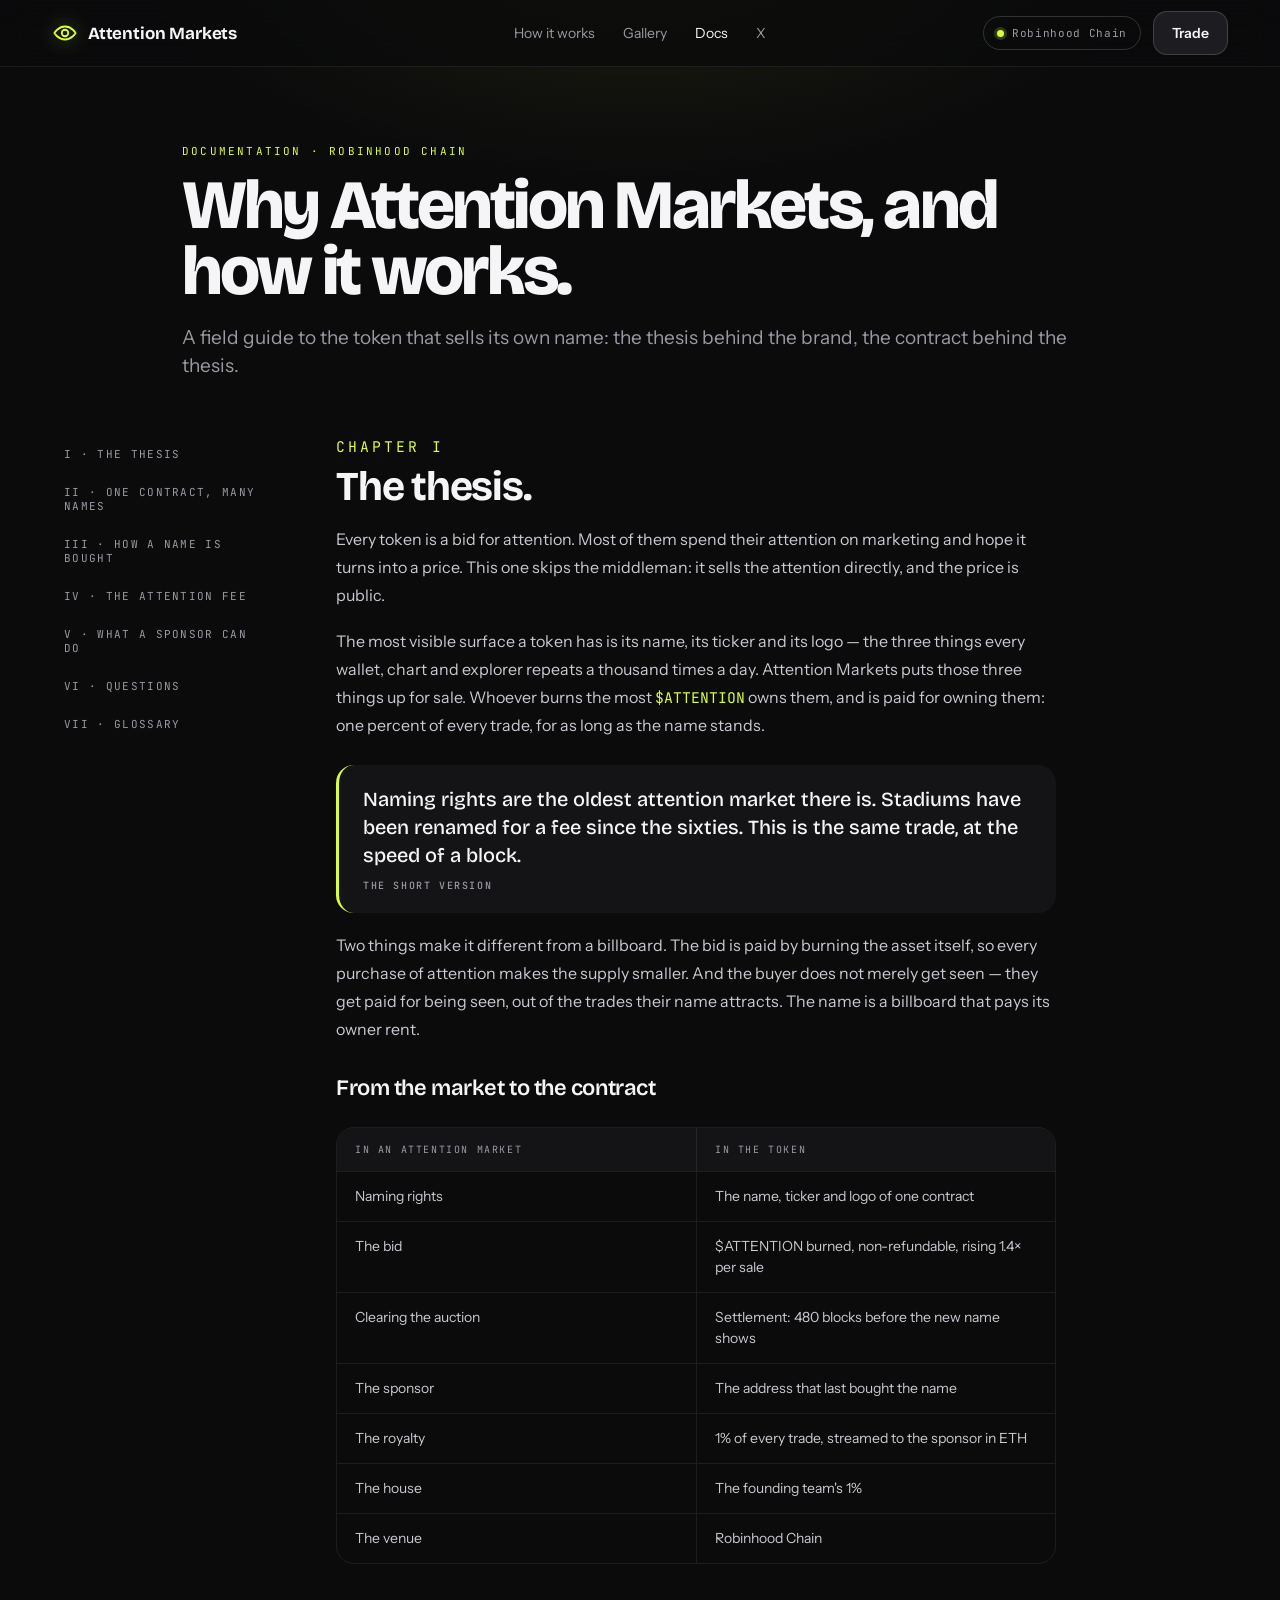
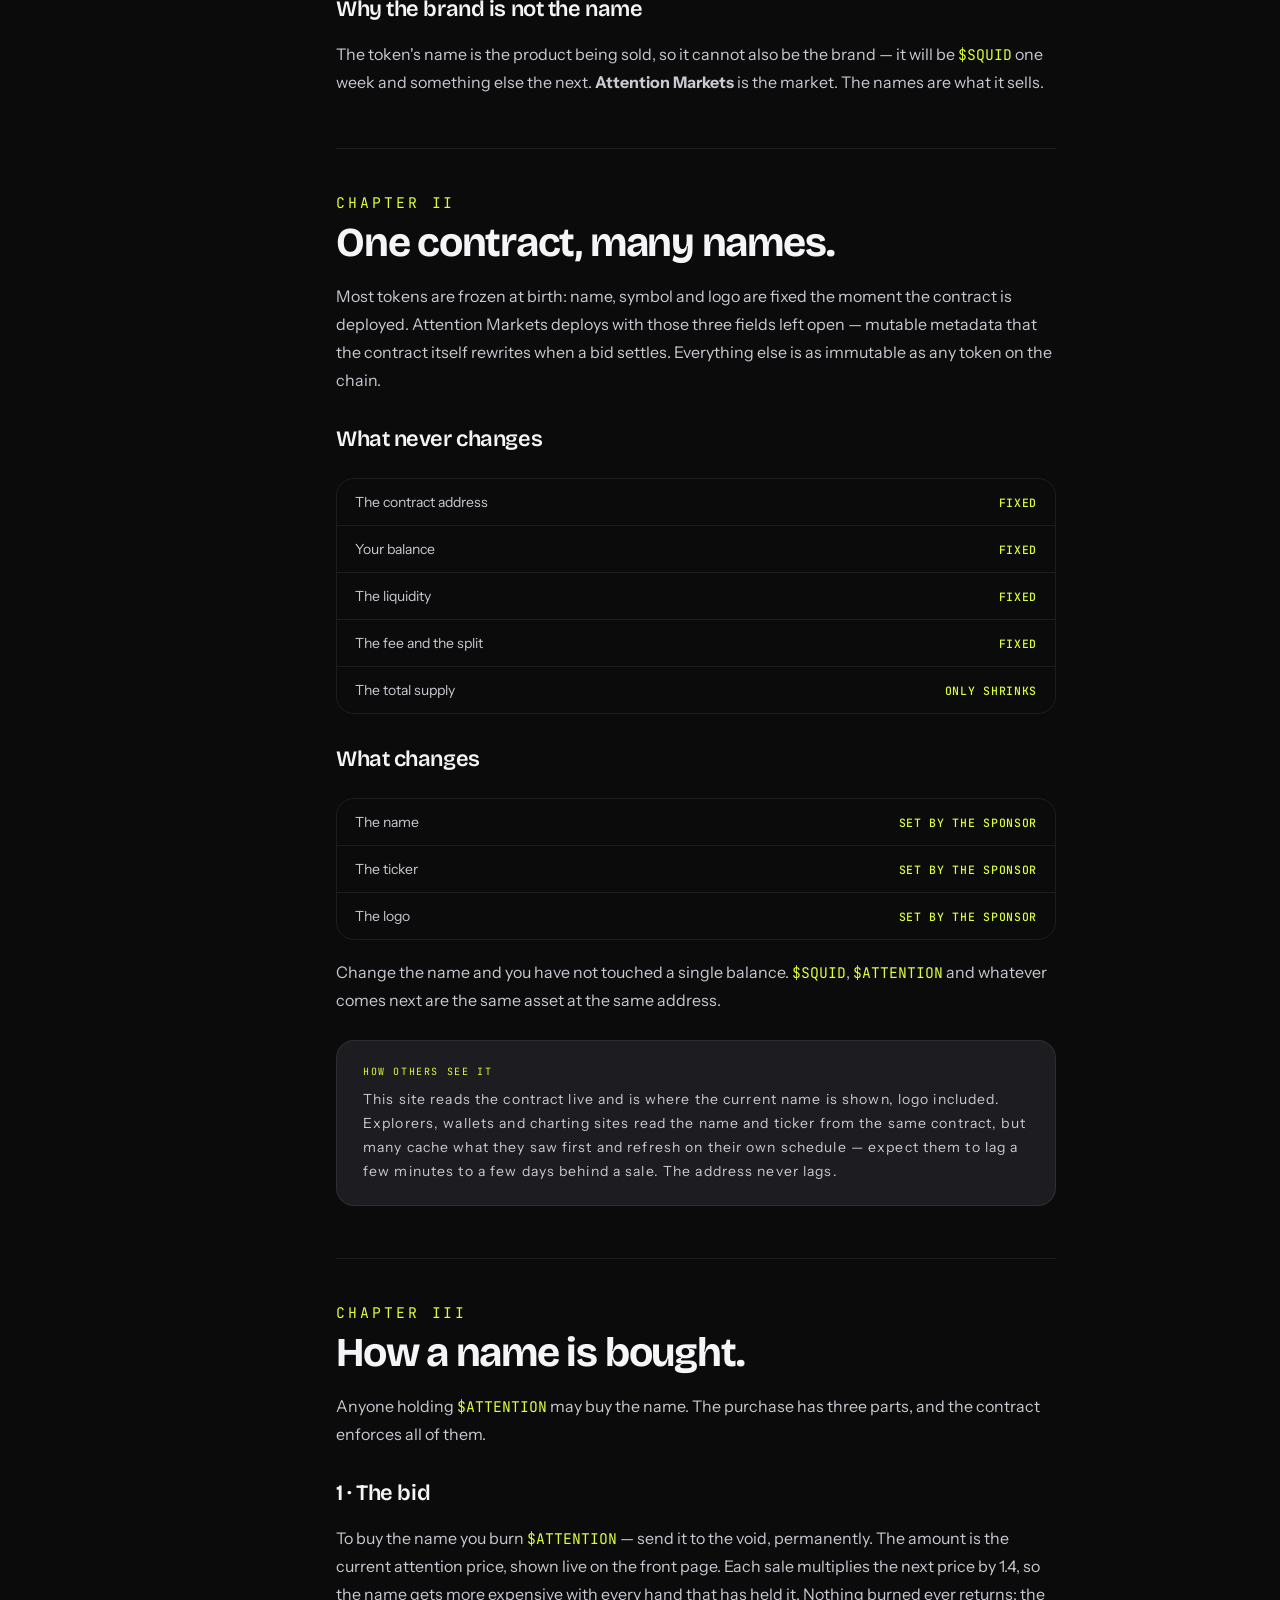
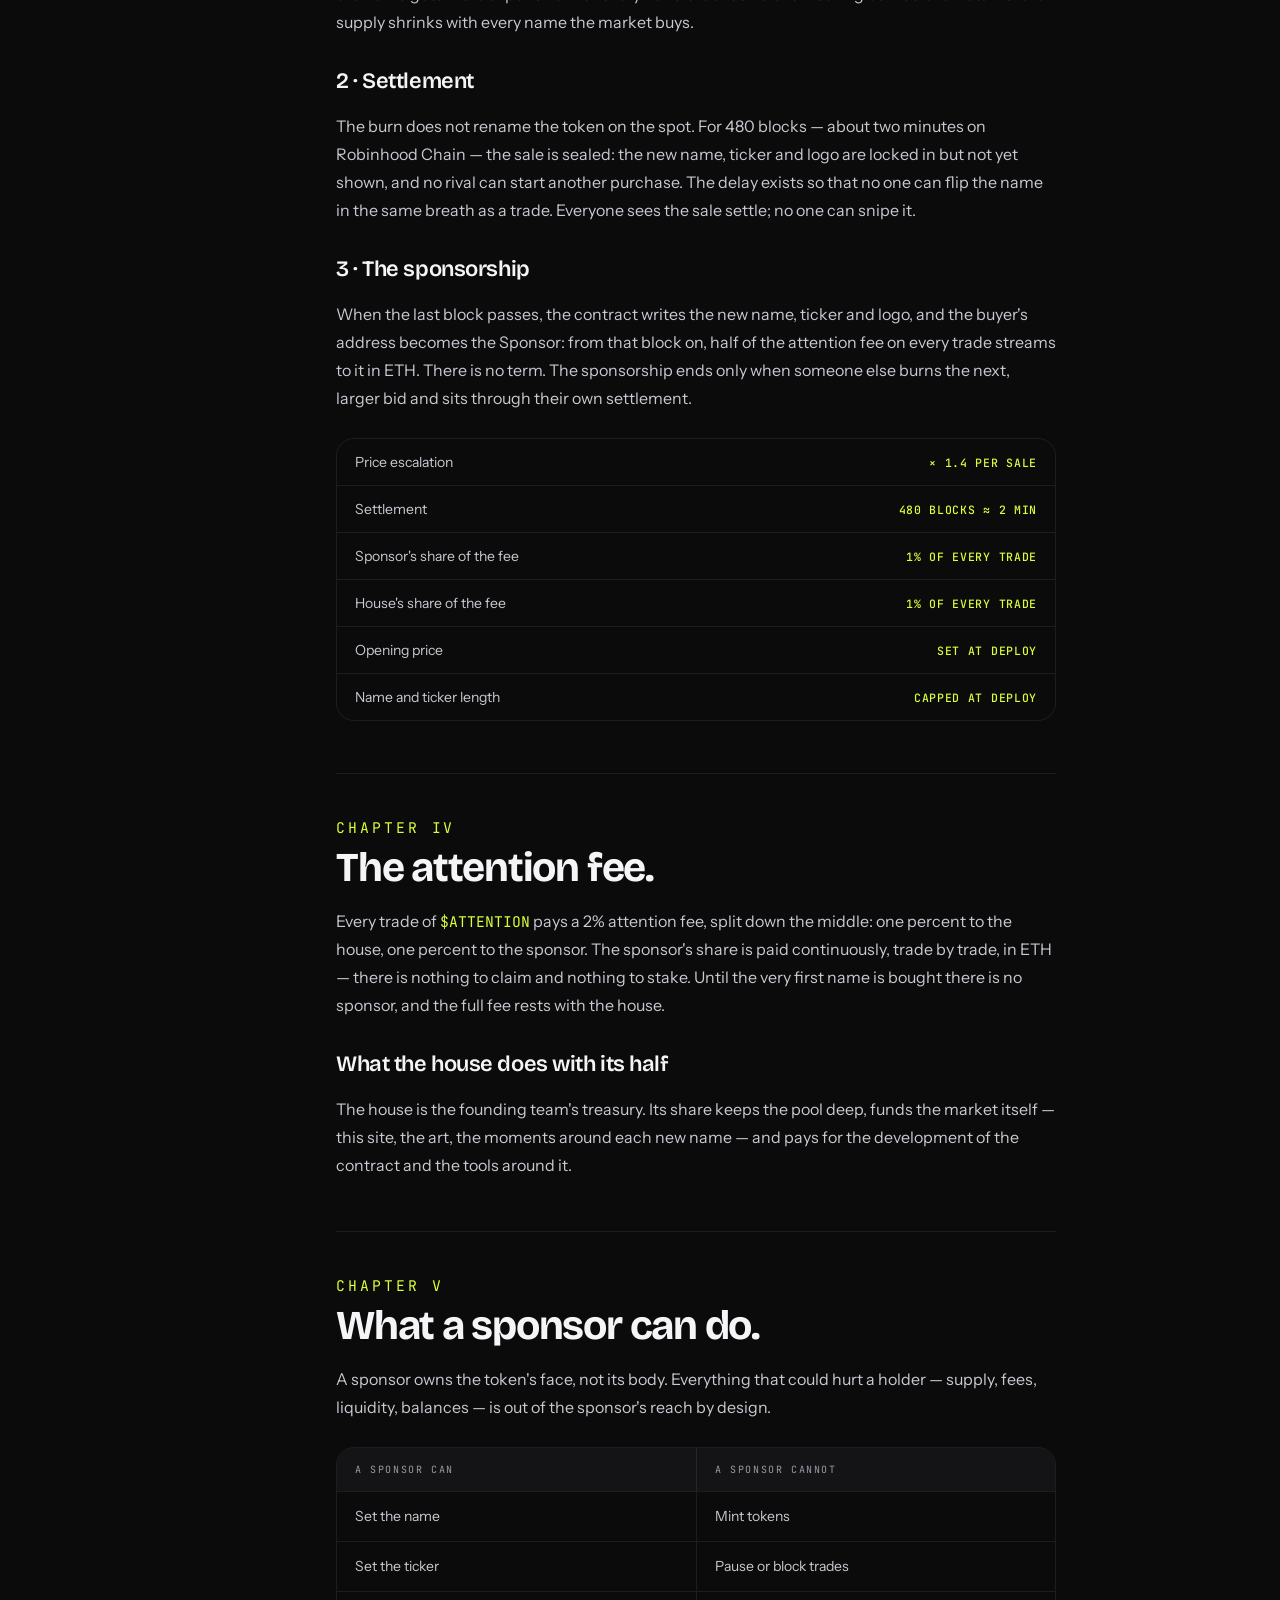
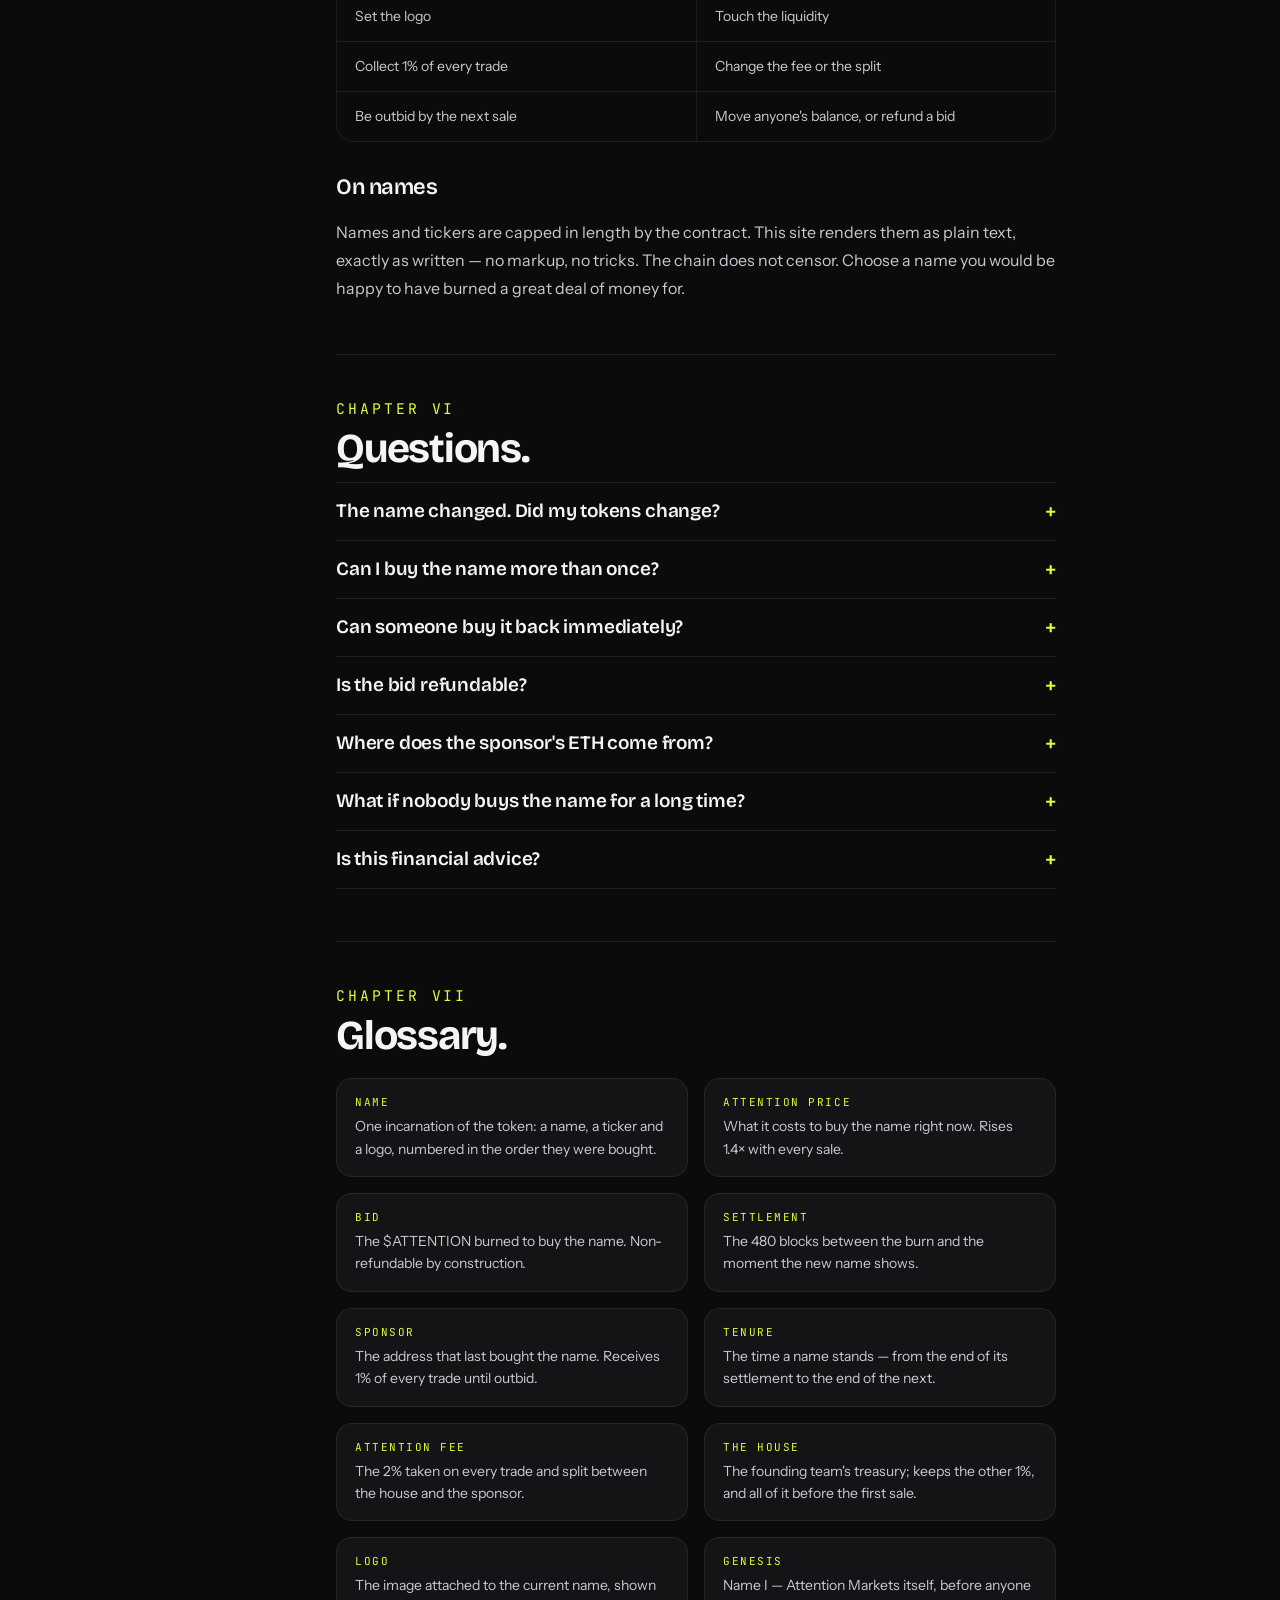
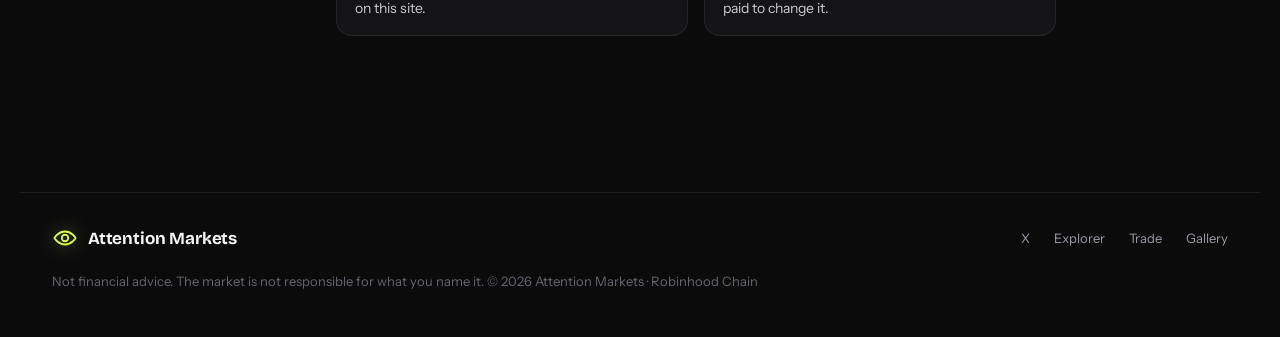
<file: docs.html>
<!doctype html>
<html lang="en">
<head>
  <meta charset="utf-8">
  <meta name="viewport" content="width=device-width, initial-scale=1">
  <title>Attention Markets — Docs</title>
  <meta name="description" content="Why the token is called Attention Markets, and how buying the name, settlement, the attention fee and sponsorship work on Robinhood Chain.">
  <link rel="icon" type="image/svg+xml" href="assets/favicon.svg">
  <link rel="preconnect" href="https://fonts.googleapis.com">
  <link rel="preconnect" href="https://fonts.gstatic.com" crossorigin>
  <link rel="stylesheet" href="https://fonts.googleapis.com/css2?family=Bricolage+Grotesque:opsz,wght@12..96,500;12..96,600;12..96,700;12..96,800&family=Instrument+Sans:wght@400;500;600&family=JetBrains+Mono:wght@400;500&display=swap">
  <link rel="stylesheet" href="styles.css">
</head>
<body>

  <nav class="nav">
    <div class="container nav-inner">
      <a class="logo" href="index.html"><svg class="logo-mark" viewBox="0 0 32 32" fill="none" stroke="currentColor" stroke-width="2.2" stroke-linecap="round" stroke-linejoin="round" aria-hidden="true"><path d="M3 16s4.5-8 13-8 13 8 13 8-4.5 8-13 8S3 16 3 16z"></path><circle cx="16" cy="16" r="4"></circle></svg>Attention Markets</a>
      <div class="nav-links">
        <a href="index.html#how">How it works</a>
        <a href="index.html#gallery">Gallery</a>
        <a href="docs.html" class="active">Docs</a>
        <a href="https://x.com" target="_blank" rel="noopener">X</a>
      </div>
      <div class="nav-right">
        <span class="net mono"><i class="dot" aria-hidden="true"></i>Robinhood Chain</span>
        <a class="btn btn-secondary" href="#">Trade</a>
      </div>
    </div>
  </nav>

  <header class="docs-head container">
    <div class="eyebrow mono">DOCUMENTATION · ROBINHOOD CHAIN</div>
    <h1>Why Attention Markets, and how it works.</h1>
    <p class="sub">A field guide to the token that sells its own name: the thesis behind the brand, the contract behind the thesis.</p>
  </header>

  <div class="docs container">
    <aside class="toc mono">
      <a href="#thesis">I · THE THESIS</a>
      <a href="#contract">II · ONE CONTRACT, MANY NAMES</a>
      <a href="#buying">III · HOW A NAME IS BOUGHT</a>
      <a href="#fee">IV · THE ATTENTION FEE</a>
      <a href="#sponsor">V · WHAT A SPONSOR CAN DO</a>
      <a href="#questions">VI · QUESTIONS</a>
      <a href="#glossary">VII · GLOSSARY</a>
    </aside>

    <article class="doc">

      <section class="chapter" id="thesis">
        <div class="chapter-no mono">CHAPTER I</div>
        <h2>The thesis.</h2>
        <p>Every token is a bid for attention. Most of them spend their attention on marketing and hope it turns into a price. This one skips the middleman: it sells the attention directly, and the price is public.</p>
        <p>The most visible surface a token has is its name, its ticker and its logo — the three things every wallet, chart and explorer repeats a thousand times a day. Attention Markets puts those three things up for sale. Whoever burns the most <span class="mono">$ATTENTION</span> owns them, and is paid for owning them: one percent of every trade, for as long as the name stands.</p>
        <blockquote class="quote">Naming rights are the oldest attention market there is. Stadiums have been renamed for a fee since the sixties. This is the same trade, at the speed of a block.
          <cite>THE SHORT VERSION</cite>
        </blockquote>
        <p>Two things make it different from a billboard. The bid is paid by burning the asset itself, so every purchase of attention makes the supply smaller. And the buyer does not merely get seen — they get paid for being seen, out of the trades their name attracts. The name is a billboard that pays its owner rent.</p>

        <h3>From the market to the contract</h3>
        <div class="map">
          <div class="map-row map-head"><div>IN AN ATTENTION MARKET</div><div>IN THE TOKEN</div></div>
          <div class="map-row"><div>Naming rights</div><div>The name, ticker and logo of one contract</div></div>
          <div class="map-row"><div>The bid</div><div>$ATTENTION burned, non-refundable, rising 1.4× per sale</div></div>
          <div class="map-row"><div>Clearing the auction</div><div>Settlement: 480 blocks before the new name shows</div></div>
          <div class="map-row"><div>The sponsor</div><div>The address that last bought the name</div></div>
          <div class="map-row"><div>The royalty</div><div>1% of every trade, streamed to the sponsor in ETH</div></div>
          <div class="map-row"><div>The house</div><div>The founding team's 1%</div></div>
          <div class="map-row"><div>The venue</div><div>Robinhood Chain</div></div>
        </div>

        <h3>Why the brand is not the name</h3>
        <p>The token's name is the product being sold, so it cannot also be the brand — it will be <span class="mono">$SQUID</span> one week and something else the next. <strong>Attention Markets</strong> is the market. The names are what it sells.</p>
      </section>

      <section class="chapter" id="contract">
        <div class="chapter-no mono">CHAPTER II</div>
        <h2>One contract, many names.</h2>
        <p>Most tokens are frozen at birth: name, symbol and logo are fixed the moment the contract is deployed. Attention Markets deploys with those three fields left open — mutable metadata that the contract itself rewrites when a bid settles. Everything else is as immutable as any token on the chain.</p>

        <h3>What never changes</h3>
        <div class="params">
          <div class="param"><span>The contract address</span><b>FIXED</b></div>
          <div class="param"><span>Your balance</span><b>FIXED</b></div>
          <div class="param"><span>The liquidity</span><b>FIXED</b></div>
          <div class="param"><span>The fee and the split</span><b>FIXED</b></div>
          <div class="param"><span>The total supply</span><b>ONLY SHRINKS</b></div>
        </div>

        <h3>What changes</h3>
        <div class="params">
          <div class="param"><span>The name</span><b>SET BY THE SPONSOR</b></div>
          <div class="param"><span>The ticker</span><b>SET BY THE SPONSOR</b></div>
          <div class="param"><span>The logo</span><b>SET BY THE SPONSOR</b></div>
        </div>
        <p>Change the name and you have not touched a single balance. <span class="mono">$SQUID</span>, <span class="mono">$ATTENTION</span> and whatever comes next are the same asset at the same address.</p>

        <div class="note">
          <span class="mono">HOW OTHERS SEE IT</span>
          This site reads the contract live and is where the current name is shown, logo included. Explorers, wallets and charting sites read the name and ticker from the same contract, but many cache what they saw first and refresh on their own schedule — expect them to lag a few minutes to a few days behind a sale. The address never lags.
        </div>
      </section>

      <section class="chapter" id="buying">
        <div class="chapter-no mono">CHAPTER III</div>
        <h2>How a name is bought.</h2>
        <p>Anyone holding <span class="mono">$ATTENTION</span> may buy the name. The purchase has three parts, and the contract enforces all of them.</p>

        <h3>1 · The bid</h3>
        <p>To buy the name you burn <span class="mono">$ATTENTION</span> — send it to the void, permanently. The amount is the current attention price, shown live on the front page. Each sale multiplies the next price by 1.4, so the name gets more expensive with every hand that has held it. Nothing burned ever returns: the supply shrinks with every name the market buys.</p>

        <h3>2 · Settlement</h3>
        <p>The burn does not rename the token on the spot. For 480 blocks — about two minutes on Robinhood Chain — the sale is sealed: the new name, ticker and logo are locked in but not yet shown, and no rival can start another purchase. The delay exists so that no one can flip the name in the same breath as a trade. Everyone sees the sale settle; no one can snipe it.</p>

        <h3>3 · The sponsorship</h3>
        <p>When the last block passes, the contract writes the new name, ticker and logo, and the buyer's address becomes the Sponsor: from that block on, half of the attention fee on every trade streams to it in ETH. There is no term. The sponsorship ends only when someone else burns the next, larger bid and sits through their own settlement.</p>

        <div class="params">
          <div class="param"><span>Price escalation</span><b>× 1.4 PER SALE</b></div>
          <div class="param"><span>Settlement</span><b>480 BLOCKS ≈ 2 MIN</b></div>
          <div class="param"><span>Sponsor's share of the fee</span><b>1% OF EVERY TRADE</b></div>
          <div class="param"><span>House's share of the fee</span><b>1% OF EVERY TRADE</b></div>
          <div class="param"><span>Opening price</span><b>SET AT DEPLOY</b></div>
          <div class="param"><span>Name and ticker length</span><b>CAPPED AT DEPLOY</b></div>
        </div>
      </section>

      <section class="chapter" id="fee">
        <div class="chapter-no mono">CHAPTER IV</div>
        <h2>The attention fee.</h2>
        <p>Every trade of <span class="mono">$ATTENTION</span> pays a 2% attention fee, split down the middle: one percent to the house, one percent to the sponsor. The sponsor's share is paid continuously, trade by trade, in ETH — there is nothing to claim and nothing to stake. Until the very first name is bought there is no sponsor, and the full fee rests with the house.</p>

        <h3>What the house does with its half</h3>
        <p>The house is the founding team's treasury. Its share keeps the pool deep, funds the market itself — this site, the art, the moments around each new name — and pays for the development of the contract and the tools around it.</p>
      </section>

      <section class="chapter" id="sponsor">
        <div class="chapter-no mono">CHAPTER V</div>
        <h2>What a sponsor can do.</h2>
        <p>A sponsor owns the token's face, not its body. Everything that could hurt a holder — supply, fees, liquidity, balances — is out of the sponsor's reach by design.</p>
        <div class="map">
          <div class="map-row map-head"><div>A SPONSOR CAN</div><div>A SPONSOR CANNOT</div></div>
          <div class="map-row"><div>Set the name</div><div>Mint tokens</div></div>
          <div class="map-row"><div>Set the ticker</div><div>Pause or block trades</div></div>
          <div class="map-row"><div>Set the logo</div><div>Touch the liquidity</div></div>
          <div class="map-row"><div>Collect 1% of every trade</div><div>Change the fee or the split</div></div>
          <div class="map-row"><div>Be outbid by the next sale</div><div>Move anyone's balance, or refund a bid</div></div>
        </div>

        <h3>On names</h3>
        <p>Names and tickers are capped in length by the contract. This site renders them as plain text, exactly as written — no markup, no tricks. The chain does not censor. Choose a name you would be happy to have burned a great deal of money for.</p>
      </section>

      <section class="chapter" id="questions">
        <div class="chapter-no mono">CHAPTER VI</div>
        <h2>Questions.</h2>
        <div class="faq">
          <details>
            <summary>The name changed. Did my tokens change?</summary>
            <p>No. Same contract, same balance, same liquidity — only the metadata moved. If your wallet still shows the old ticker, it has cached it; the address is what matters.</p>
          </details>
          <details>
            <summary>Can I buy the name more than once?</summary>
            <p>As often as you can pay. Each sale costs 1.4× the last one, whoever made it.</p>
          </details>
          <details>
            <summary>Can someone buy it back immediately?</summary>
            <p>Only by burning the next, larger bid and sitting through their own 480-block settlement. While a settlement is running, no one can start another sale.</p>
          </details>
          <details>
            <summary>Is the bid refundable?</summary>
            <p>No. The burn happens first and is gone the moment the transaction confirms. There is no cancelling a purchase — only settlement, then sponsorship.</p>
          </details>
          <details>
            <summary>Where does the sponsor's ETH come from?</summary>
            <p>From the attention fee on each trade, streamed to the sponsor's address as trades happen. Nothing to claim, nothing to stake, nothing to be front-run.</p>
          </details>
          <details>
            <summary>What if nobody buys the name for a long time?</summary>
            <p>The sponsorship simply continues and the sponsor keeps collecting. The price stays where the last sale left it.</p>
          </details>
          <details>
            <summary>Is this financial advice?</summary>
            <p>No. It is a market with a contract attached. Read the contract, mind the fee, and never burn what you cannot afford to lose.</p>
          </details>
        </div>
      </section>

      <section class="chapter" id="glossary">
        <div class="chapter-no mono">CHAPTER VII</div>
        <h2>Glossary.</h2>
        <dl class="gloss">
          <div><dt>NAME</dt><dd>One incarnation of the token: a name, a ticker and a logo, numbered in the order they were bought.</dd></div>
          <div><dt>ATTENTION PRICE</dt><dd>What it costs to buy the name right now. Rises 1.4× with every sale.</dd></div>
          <div><dt>BID</dt><dd>The $ATTENTION burned to buy the name. Non-refundable by construction.</dd></div>
          <div><dt>SETTLEMENT</dt><dd>The 480 blocks between the burn and the moment the new name shows.</dd></div>
          <div><dt>SPONSOR</dt><dd>The address that last bought the name. Receives 1% of every trade until outbid.</dd></div>
          <div><dt>TENURE</dt><dd>The time a name stands — from the end of its settlement to the end of the next.</dd></div>
          <div><dt>ATTENTION FEE</dt><dd>The 2% taken on every trade and split between the house and the sponsor.</dd></div>
          <div><dt>THE HOUSE</dt><dd>The founding team's treasury; keeps the other 1%, and all of it before the first sale.</dd></div>
          <div><dt>LOGO</dt><dd>The image attached to the current name, shown on this site.</dd></div>
          <div><dt>GENESIS</dt><dd>Name I — Attention Markets itself, before anyone paid to change it.</dd></div>
        </dl>
      </section>

    </article>
  </div>

  <footer class="footer container">
    <div class="footer-row">
      <a class="logo" href="index.html"><svg class="logo-mark" viewBox="0 0 32 32" fill="none" stroke="currentColor" stroke-width="2.2" stroke-linecap="round" stroke-linejoin="round" aria-hidden="true"><path d="M3 16s4.5-8 13-8 13 8 13 8-4.5 8-13 8S3 16 3 16z"></path><circle cx="16" cy="16" r="4"></circle></svg>Attention Markets</a>
      <div class="footer-links">
        <a href="https://x.com" target="_blank" rel="noopener">X</a>
        <a href="#">Explorer</a>
        <a href="#">Trade</a>
        <a href="index.html#gallery">Gallery</a>
      </div>
    </div>
    <p class="legal">Not financial advice. The market is not responsible for what you name it. © 2026 Attention Markets · Robinhood Chain</p>
  </footer>

</body>
</html>
</file>
<file: styles.css>
:root {
  --bg: #0B0B0C;
  --surface: #141417;
  --surface-2: #1C1C21;
  --line: rgba(255, 255, 255, 0.08);
  --line-strong: rgba(255, 255, 255, 0.16);
  --text: #F5F5F7;
  --text-2: #C9C9D1;
  --muted: #9A9AA4;
  --dim: #66666F;
  --accent: #D9FF3A;
  --accent-ink: #0B0B0C;
  --display: 'Bricolage Grotesque', 'Instrument Sans', system-ui, sans-serif;
  --sans: 'Instrument Sans', 'Segoe UI', system-ui, sans-serif;
  --mono: 'JetBrains Mono', Consolas, monospace;
}

* { box-sizing: border-box; }

html { scroll-behavior: smooth; }

body {
  margin: 0;
  background: var(--bg);
  background-image: radial-gradient(900px 500px at 50% -120px, rgba(217, 255, 58, 0.10), transparent 60%);
  color: var(--text);
  font-family: var(--sans);
  -webkit-font-smoothing: antialiased;
}

a { color: inherit; text-decoration: none; }
button { font: inherit; color: inherit; }

/* Titles breathe between white and the eye's green, out of phase with each other. */
.name, .section-head h2, .step h3, .fee h3, .gname, .modal-title, .docs-head h1, .chapter h2 {
  animation: titleShift 6s ease-in-out infinite;
}

.section-head h2, .fee h3, .step:nth-child(even) h3, .gcard:nth-child(even) .gname, .chapter:nth-child(even) h2 { animation-delay: -3s; }

@keyframes titleShift {
  0%, 100% { color: var(--text); text-shadow: 0 0 0 rgba(217, 255, 58, 0); }
  50% { color: var(--accent); text-shadow: 0 0 22px rgba(217, 255, 58, 0.35); }
}

@media (prefers-reduced-motion: reduce) {
  .name, .section-head h2, .step h3, .fee h3, .gname, .modal-title, .docs-head h1, .chapter h2 { animation: none; }
}

.mono { font-family: var(--mono); }
.muted { color: var(--muted); }
.dim { color: var(--dim); }
.accent { color: var(--accent); }
.tiny { font-size: 10.5px; letter-spacing: 0.16em; text-transform: uppercase; color: var(--muted); }

.container { max-width: 1240px; margin: 0 auto; padding: 0 32px; }

.dot {
  display: inline-block;
  width: 7px;
  height: 7px;
  border-radius: 50%;
  background: var(--accent);
  box-shadow: 0 0 0 3px rgba(217, 255, 58, 0.18);
  animation: pulse 1.8s ease-in-out infinite;
}

@keyframes pulse {
  0%, 100% { opacity: 1; }
  50% { opacity: 0.35; }
}

/* ---------- nav ---------- */

.nav {
  position: sticky;
  top: 0;
  z-index: 30;
  background: rgba(11, 11, 12, 0.72);
  backdrop-filter: blur(16px);
  -webkit-backdrop-filter: blur(16px);
  border-bottom: 1px solid var(--line);
}

.nav-inner {
  display: grid;
  grid-template-columns: 1fr auto 1fr;
  align-items: center;
  gap: 24px;
  height: 66px;
}

.logo {
  display: inline-flex;
  align-items: center;
  gap: 10px;
  justify-self: start;
  font-family: var(--display);
  font-weight: 700;
  font-size: 17px;
  letter-spacing: -0.01em;
  white-space: nowrap;
}

.logo-mark {
  width: 26px;
  height: 26px;
  flex: none;
  color: var(--accent);
  filter: drop-shadow(0 0 10px rgba(217, 255, 58, 0.45));
}

.nav-links { display: flex; gap: 28px; }

.nav-links a { font-size: 14px; color: var(--muted); padding: 10px 0; }

.nav-links a:hover, .nav-links a.active { color: var(--text); }

.nav-right { display: flex; align-items: center; gap: 12px; justify-self: end; }

.net {
  display: inline-flex;
  align-items: center;
  gap: 8px;
  font-size: 11px;
  letter-spacing: 0.06em;
  color: var(--muted);
  border: 1px solid var(--line-strong);
  border-radius: 999px;
  padding: 9px 13px;
  white-space: nowrap;
}

/* ---------- buttons ---------- */

.btn {
  display: inline-flex;
  align-items: center;
  gap: 8px;
  border: 1px solid transparent;
  border-radius: 14px;
  padding: 12px 18px;
  font-weight: 600;
  font-size: 14px;
  cursor: pointer;
  transition: transform 0.15s ease, background 0.15s ease, border-color 0.15s ease;
  white-space: nowrap;
}

.btn-secondary { background: var(--surface-2); border-color: var(--line-strong); color: var(--text); }
.btn-secondary:hover { border-color: rgba(255, 255, 255, 0.3); }

.btn-primary {
  flex-direction: column;
  align-items: flex-start;
  gap: 4px;
  padding: 16px 24px;
  background: var(--accent);
  color: var(--accent-ink);
  font-size: 18px;
  box-shadow: 0 0 0 1px rgba(217, 255, 58, 0.6), 0 20px 60px rgba(217, 255, 58, 0.22);
}

.btn-primary small { font-size: 10.5px; letter-spacing: 0.1em; font-weight: 500; opacity: 0.75; }

.btn-primary small b { font-weight: 600; }

.btn-primary:hover { transform: translateY(-2px); box-shadow: 0 0 0 1px rgba(217, 255, 58, 0.7), 0 26px 70px rgba(217, 255, 58, 0.3); }

.btn-tall { align-self: stretch; padding: 16px 22px; }

.icon-btn {
  display: inline-flex;
  align-items: center;
  justify-content: center;
  width: 28px;
  height: 28px;
  border-radius: 8px;
  border: 1px solid var(--line);
  background: var(--surface-2);
  color: var(--muted);
  cursor: pointer;
}

.icon-btn:hover { color: var(--text); border-color: var(--line-strong); }

.linklike { background: none; border: none; padding: 0; cursor: pointer; color: var(--muted); font-family: var(--mono); font-size: 12px; }
.linklike:hover { color: var(--text); }

/* ---------- hero ---------- */

.hero {
  display: grid;
  grid-template-columns: minmax(0, 0.9fr) minmax(0, 1.1fr);
  gap: 64px;
  align-items: center;
  padding-top: 64px;
  padding-bottom: 56px;
}

.hero-media { display: flex; flex-direction: column; align-items: center; gap: 14px; }

.tile-xl {
  position: relative;
  width: 100%;
  max-width: 480px;
  aspect-ratio: 1 / 1;
  border-radius: 30px;
  overflow: hidden;
  box-shadow: 0 50px 140px rgba(0, 0, 0, 0.65), 0 0 0 1px rgba(255, 255, 255, 0.08);
}

.tile-xl::after {
  content: '';
  position: absolute;
  inset: 0;
  background: linear-gradient(180deg, rgba(255, 255, 255, 0.10), transparent 40%, rgba(0, 0, 0, 0.25));
  pointer-events: none;
}

.tile-glyph-wrap {
  position: absolute;
  inset: 0;
  display: flex;
  align-items: center;
  justify-content: center;
  color: #fff;
}

.tile-glyph { width: 46%; height: 46%; filter: drop-shadow(0 20px 40px rgba(0, 0, 0, 0.35)); }

.sigil { font-family: var(--display); font-weight: 800; letter-spacing: -0.04em; filter: drop-shadow(0 20px 40px rgba(0, 0, 0, 0.35)); }

.tile-badge {
  position: absolute;
  z-index: 2;
  display: inline-flex;
  align-items: center;
  gap: 7px;
  padding: 8px 11px;
  border-radius: 999px;
  background: rgba(11, 11, 12, 0.6);
  backdrop-filter: blur(8px);
  font-size: 10.5px;
  letter-spacing: 0.14em;
  color: var(--text);
}

.tile-badge.tl { left: 16px; top: 16px; }
.tile-badge.tr { right: 16px; top: 16px; }

.tile-caption { margin: 0; font-size: 10.5px; letter-spacing: 0.16em; color: var(--dim); }

.eyebrow { display: inline-flex; align-items: center; gap: 10px; font-size: 11px; letter-spacing: 0.2em; color: var(--accent); }

.name {
  margin: 12px 0 0 0;
  font-family: var(--display);
  font-weight: 800;
  font-size: clamp(56px, 7.4vw, 112px);
  line-height: 0.92;
  letter-spacing: -0.04em;
  overflow-wrap: anywhere;
}

.name.swap { animation: nameIn 0.6s cubic-bezier(0.2, 0.8, 0.2, 1); }

@keyframes nameIn {
  from { opacity: 0; transform: translateY(14px); filter: blur(6px); }
  to { opacity: 1; transform: none; filter: blur(0); }
}

.name-meta { display: flex; align-items: center; flex-wrap: wrap; gap: 14px; margin-top: 18px; font-size: 15px; }

.pill {
  display: inline-flex;
  align-items: center;
  padding: 8px 12px;
  border-radius: 999px;
  background: var(--surface-2);
  border: 1px solid var(--line-strong);
  font-size: 13px;
  color: var(--accent);
}

.sponsor-card {
  display: flex;
  align-items: center;
  gap: 14px;
  margin-top: 24px;
  padding: 14px 16px;
  border-radius: 18px;
  background: var(--surface);
  border: 1px solid var(--line);
}

.avatar { width: 42px; height: 42px; border-radius: 50%; flex: none; box-shadow: 0 0 0 1px rgba(255, 255, 255, 0.1); }

.sponsor-body { flex: 1; min-width: 0; }

.sponsor-l { font-size: 10px; letter-spacing: 0.16em; color: var(--muted); }

.sponsor-addr { display: flex; align-items: center; gap: 10px; margin-top: 5px; font-size: 15px; }

.earn-chip {
  font-size: 11px;
  letter-spacing: 0.08em;
  color: var(--muted);
  padding: 9px 12px;
  border-radius: 999px;
  border: 1px solid var(--line);
  white-space: nowrap;
}

.earn-chip b { color: var(--accent); font-weight: 500; }

.stats { display: grid; grid-template-columns: repeat(3, minmax(0, 1fr)); gap: 12px; margin-top: 18px; }

.stat { padding: 14px 16px; border-radius: 16px; background: var(--surface); border: 1px solid var(--line); }

.stat-l { font-size: 10px; letter-spacing: 0.16em; color: var(--muted); }

.stat-v { margin-top: 8px; font-family: var(--display); font-weight: 600; font-size: 22px; letter-spacing: -0.02em; }

.stat-v small { font-size: 12px; color: var(--muted); font-family: var(--mono); font-weight: 400; }

.cta { display: flex; align-items: stretch; flex-wrap: wrap; gap: 12px; margin-top: 26px; }

.note { margin: 12px 0 0 0; font-size: 10.5px; letter-spacing: 0.08em; color: var(--dim); }

.rise { animation: rise 0.7s cubic-bezier(0.2, 0.8, 0.2, 1) both; }
.hero-copy .rise:nth-child(1) { animation-delay: 0.05s; }
.hero-copy .rise:nth-child(3) { animation-delay: 0.12s; }
.hero-copy .rise:nth-child(4) { animation-delay: 0.18s; }
.hero-copy .rise:nth-child(5) { animation-delay: 0.24s; }
.hero-copy .rise:nth-child(6) { animation-delay: 0.3s; }
.hero-copy .rise:nth-child(7) { animation-delay: 0.36s; }

@keyframes rise {
  from { opacity: 0; transform: translateY(16px); }
  to { opacity: 1; transform: none; }
}

/* ---------- marquee ---------- */

.marquee { overflow: hidden; border-top: 1px solid var(--line); border-bottom: 1px solid var(--line); padding: 14px 0; }

.marquee-track { display: flex; gap: 56px; width: max-content; animation: marquee 42s linear infinite; font-size: 11.5px; letter-spacing: 0.12em; color: var(--muted); white-space: nowrap; }

.marquee-track b { color: var(--text); font-weight: 500; text-transform: uppercase; }

.tile-eye { color: var(--accent); filter: drop-shadow(0 0 30px rgba(217, 255, 58, 0.45)); }

.gallery-empty {
  margin-top: 16px;
  padding: 28px;
  border-radius: 22px;
  border: 1px dashed var(--line-strong);
  display: flex;
  flex-direction: column;
  align-items: flex-start;
  gap: 12px;
}

.gallery-empty p { margin: 0; font-size: 15px; line-height: 1.6; color: var(--muted); max-width: 520px; }

[hidden] { display: none !important; }

@keyframes marquee {
  from { transform: translateX(0); }
  to { transform: translateX(-50%); }
}

/* ---------- sections ---------- */

.section { padding-top: 104px; }

.section-head { display: grid; grid-template-columns: 1fr 1fr; gap: 48px; align-items: end; }

.section-head h2 {
  margin: 0;
  font-family: var(--display);
  font-weight: 700;
  font-size: clamp(36px, 4.6vw, 64px);
  line-height: 0.98;
  letter-spacing: -0.035em;
}

.lead { margin: 0; font-size: 17px; line-height: 1.65; color: var(--text-2); }

.steps { display: grid; grid-template-columns: repeat(3, minmax(0, 1fr)); gap: 16px; margin-top: 44px; }

.step {
  padding: 28px;
  border-radius: 22px;
  background: var(--surface);
  border: 1px solid var(--line);
  transition: border-color 0.2s ease, transform 0.2s ease;
}

.step:hover { border-color: var(--line-strong); transform: translateY(-2px); }

.step-n { font-size: 12px; letter-spacing: 0.12em; color: var(--accent); }

.step h3, .fee h3 { margin: 44px 0 0 0; font-family: var(--display); font-weight: 600; font-size: 24px; letter-spacing: -0.02em; }

.step p { margin: 10px 0 0 0; font-size: 15px; line-height: 1.65; color: var(--muted); }

.chip {
  display: inline-block;
  margin-top: 22px;
  padding: 8px 12px;
  border-radius: 999px;
  border: 1px solid rgba(217, 255, 58, 0.35);
  color: var(--accent);
  font-size: 11px;
  letter-spacing: 0.12em;
}

.fee {
  display: grid;
  grid-template-columns: 1.2fr 1fr;
  gap: 40px;
  align-items: center;
  margin-top: 16px;
  padding: 32px;
  border-radius: 22px;
  background: var(--surface);
  border: 1px solid var(--line);
}

.fee-l { font-size: 11px; letter-spacing: 0.16em; color: var(--accent); }

.fee h3 { margin-top: 14px; font-size: 28px; }

.fee p { margin: 12px 0 0 0; font-size: 15px; line-height: 1.65; }

.fee-bar { display: flex; height: 14px; border-radius: 999px; overflow: hidden; }

.fee-house { flex: 1; background: rgba(255, 255, 255, 0.28); }

.fee-sponsor { flex: 1; background: var(--accent); }

.fee-legend { display: flex; justify-content: space-between; margin-top: 14px; font-size: 11px; letter-spacing: 0.12em; color: var(--muted); }

.fee-legend span { display: inline-flex; align-items: center; gap: 8px; }

.sw { width: 10px; height: 10px; border-radius: 3px; display: inline-block; }
.sw-house { background: rgba(255, 255, 255, 0.28); }
.sw-sponsor { background: var(--accent); }

/* ---------- gallery ---------- */

.gallery-grid { display: grid; grid-template-columns: repeat(4, minmax(0, 1fr)); gap: 16px; margin-top: 44px; }

.gcard {
  position: relative;
  padding: 14px;
  border-radius: 22px;
  background: var(--surface);
  border: 1px solid var(--line);
  transition: border-color 0.2s ease, transform 0.2s ease;
}

.gcard:hover { border-color: var(--line-strong); transform: translateY(-2px); }

.gcard.now { border-color: rgba(217, 255, 58, 0.6); box-shadow: 0 0 0 1px rgba(217, 255, 58, 0.25), 0 30px 80px rgba(217, 255, 58, 0.10); }

.gtile {
  position: relative;
  aspect-ratio: 1 / 1;
  border-radius: 16px;
  overflow: hidden;
  display: flex;
  align-items: center;
  justify-content: center;
  color: #fff;
}

.gtile .tile-glyph { width: 42%; height: 42%; }

.gtile .sigil { font-size: 40px; }

.gbadge {
  position: absolute;
  left: 10px;
  top: 10px;
  padding: 6px 9px;
  border-radius: 999px;
  background: rgba(11, 11, 12, 0.6);
  backdrop-filter: blur(8px);
  font-size: 9.5px;
  letter-spacing: 0.14em;
  color: var(--text);
}

.gcard.now .gbadge { background: var(--accent); color: var(--accent-ink); }

.gname { margin-top: 14px; font-family: var(--display); font-weight: 600; font-size: 22px; letter-spacing: -0.02em; line-height: 1.05; }

.gticker { margin-top: 4px; font-size: 12px; color: var(--accent); }

.grows { margin-top: 12px; padding-top: 12px; border-top: 1px solid var(--line); display: flex; flex-direction: column; gap: 7px; }

.grow { display: flex; justify-content: space-between; gap: 10px; font-size: 11px; color: var(--text-2); }

.grow span:first-child { color: var(--dim); letter-spacing: 0.12em; font-size: 9.5px; }

.gearn { margin-top: 12px; display: inline-block; padding: 7px 10px; border-radius: 999px; background: var(--surface-2); border: 1px solid var(--line); font-size: 11px; color: var(--accent); letter-spacing: 0.06em; }

.gearn.none { color: var(--dim); }

.stats-row { display: grid; grid-template-columns: repeat(3, minmax(0, 1fr)); gap: 16px; margin-top: 16px; }

.big-stat { padding: 24px 28px; border-radius: 22px; background: var(--surface); border: 1px solid var(--line); }

.big-v { font-family: var(--display); font-weight: 700; font-size: 36px; letter-spacing: -0.03em; }

.big-stat .stat-l { margin-top: 8px; }

/* ---------- footer ---------- */

.footer { margin-top: 104px; padding-top: 32px; padding-bottom: 48px; border-top: 1px solid var(--line); }

.footer-row { display: flex; align-items: center; justify-content: space-between; gap: 24px; flex-wrap: wrap; }

.footer-links { display: flex; align-items: center; gap: 24px; font-size: 13px; color: var(--muted); }

.footer-links a:hover { color: var(--text); }

.legal { margin: 22px 0 0 0; font-size: 13px; color: var(--dim); }

/* ---------- settling overlay ---------- */

.overlay {
  position: fixed;
  inset: 0;
  z-index: 60;
  display: none;
  align-items: center;
  justify-content: center;
  padding: 24px;
  background: rgba(11, 11, 12, 0.82);
  backdrop-filter: blur(18px);
  -webkit-backdrop-filter: blur(18px);
}

.overlay.open { display: flex; }

.modal {
  width: min(720px, 100%);
  padding: 44px;
  border-radius: 30px;
  background: var(--surface);
  border: 1px solid var(--line-strong);
  box-shadow: 0 60px 160px rgba(0, 0, 0, 0.7);
  text-align: center;
  display: flex;
  flex-direction: column;
  align-items: center;
  gap: 16px;
}

.modal-title { font-family: var(--display); font-weight: 800; font-size: clamp(48px, 7vw, 88px); letter-spacing: -0.04em; line-height: 1; }

.blink { animation: pulse 1s ease-in-out infinite; }

.swap { display: flex; align-items: center; justify-content: center; flex-wrap: wrap; gap: 22px; margin-top: 8px; }

.strike { font-size: 18px; letter-spacing: 0.1em; color: var(--dim); text-decoration: line-through; }

.swap-new { padding: 14px 22px; border-radius: 16px; border: 1px dashed rgba(217, 255, 58, 0.5); color: var(--accent); font-size: 18px; letter-spacing: 0.14em; }

.swap-new.revealed { border-style: solid; border-color: var(--accent); background: rgba(217, 255, 58, 0.08); }

.swap-new .tiny, .swap-old .tiny { margin-top: 6px; }

.progress { width: 100%; height: 8px; border-radius: 999px; background: var(--surface-2); overflow: hidden; margin-top: 10px; }

.progress span { display: block; height: 100%; width: 0; background: var(--accent); transition: width 0.6s cubic-bezier(0.2, 0.8, 0.2, 1); }

/* ---------- toast ---------- */

.toast {
  position: fixed;
  left: 50%;
  bottom: 28px;
  transform: translate(-50%, 20px);
  z-index: 70;
  padding: 12px 18px;
  border-radius: 999px;
  background: var(--text);
  color: var(--bg);
  font-size: 11px;
  letter-spacing: 0.12em;
  opacity: 0;
  pointer-events: none;
  transition: opacity 0.3s ease, transform 0.3s ease;
}

.toast.show { opacity: 1; transform: translate(-50%, 0); }

/* ---------- docs ---------- */

.docs-head { padding-top: 72px; max-width: 980px; }

.docs-head h1 {
  margin: 14px 0 0 0;
  font-family: var(--display);
  font-weight: 800;
  font-size: clamp(40px, 5.4vw, 76px);
  line-height: 0.96;
  letter-spacing: -0.04em;
}

.docs-head .sub { margin: 18px 0 0 0; font-size: 19px; line-height: 1.5; color: var(--muted); }

.docs { display: grid; grid-template-columns: 220px minmax(0, 1fr); gap: 64px; align-items: start; padding-top: 56px; }

.toc { position: sticky; top: 90px; display: flex; flex-direction: column; gap: 4px; }

.toc a { font-size: 11px; letter-spacing: 0.12em; color: var(--muted); padding: 10px 12px; border-radius: 10px; }

.toc a:hover { color: var(--text); background: var(--surface); }

.doc { max-width: 720px; }

.chapter { padding: 44px 0 52px 0; border-top: 1px solid var(--line); }

.chapter:first-child { border-top: none; padding-top: 0; }

.chapter-no { font-size: 11px; letter-spacing: 0.2em; color: var(--accent); }

.chapter h2 { margin: 10px 0 0 0; font-family: var(--display); font-weight: 700; font-size: clamp(30px, 3.2vw, 44px); line-height: 1.02; letter-spacing: -0.03em; }

.chapter p { margin: 18px 0 0 0; font-size: 16px; line-height: 1.75; color: var(--text-2); }

.chapter h3 { margin: 32px 0 0 0; font-family: var(--display); font-weight: 600; font-size: 22px; letter-spacing: -0.02em; }

.chapter .mono { color: var(--accent); font-size: 0.92em; }

.quote { margin: 26px 0 0 0; padding: 20px 24px; border-radius: 18px; background: var(--surface); border-left: 3px solid var(--accent); font-family: var(--display); font-weight: 500; font-size: 20px; line-height: 1.4; color: var(--text); }

.quote cite { display: block; margin-top: 10px; font-family: var(--mono); font-style: normal; font-size: 10px; letter-spacing: 0.16em; color: var(--muted); }

.map, .params { margin-top: 26px; border: 1px solid var(--line); border-radius: 18px; overflow: hidden; }

.map-row { display: grid; grid-template-columns: 1fr 1fr; }

.map-row + .map-row, .param + .param { border-top: 1px solid var(--line); }

.map-row > div { padding: 14px 18px; font-size: 14px; line-height: 1.5; color: var(--text-2); }

.map-row > div + div { border-left: 1px solid var(--line); }

.map-head > div { font-family: var(--mono); font-size: 10px; letter-spacing: 0.16em; color: var(--muted); background: var(--surface); }

.param { display: grid; grid-template-columns: 1fr auto; gap: 24px; align-items: center; padding: 14px 18px; font-size: 14px; color: var(--text-2); }

.param b { font-family: var(--mono); font-weight: 500; font-size: 11.5px; letter-spacing: 0.06em; color: var(--accent); text-align: right; }

.note { margin-top: 26px; padding: 22px 26px; border-radius: 18px; background: var(--surface-2); border: 1px solid var(--line); font-size: 14px; line-height: 1.7; color: var(--text-2); }

.note .mono { display: block; margin-bottom: 8px; font-size: 10px; letter-spacing: 0.16em; color: var(--accent); }

.faq { margin-top: 12px; }

.faq details { border-top: 1px solid var(--line); padding: 16px 0; }

.faq details:last-child { border-bottom: 1px solid var(--line); }

.faq summary { display: flex; justify-content: space-between; gap: 16px; cursor: pointer; list-style: none; font-family: var(--display); font-weight: 600; font-size: 19px; letter-spacing: -0.01em; }

.faq summary::-webkit-details-marker { display: none; }

.faq summary::after { content: '+'; font-family: var(--mono); color: var(--accent); }

.faq details[open] summary::after { content: '–'; }

.faq p { margin-top: 12px; font-size: 15px; }

.gloss { margin: 22px 0 0 0; display: grid; grid-template-columns: repeat(2, minmax(0, 1fr)); gap: 16px; }

.gloss > div { padding: 16px 18px; border-radius: 16px; background: var(--surface); border: 1px solid var(--line); }

.gloss dt { font-family: var(--mono); font-size: 11px; letter-spacing: 0.14em; color: var(--accent); }

.gloss dd { margin: 6px 0 0 0; font-size: 14px; line-height: 1.6; color: var(--text-2); }

/* ---------- wallet & buy flow ---------- */

#connect-btn.connected { border-color: rgba(217, 255, 58, 0.45); }
#connect-btn.connected .dot { margin-right: 2px; }
#connect-btn.wrong { border-color: rgba(255, 107, 107, 0.7); color: #FF9B9B; }

.modal-form { text-align: left; align-items: stretch; gap: 14px; }

.modal-top { display: flex; align-items: center; justify-content: space-between; gap: 16px; }

.modal-form .eyebrow { align-self: flex-start; }

.modal-title.small { font-size: clamp(30px, 4vw, 44px); animation: none; color: var(--text); }

.buy-wallet {
  display: inline-flex;
  align-items: center;
  gap: 8px;
  padding: 8px 12px;
  border-radius: 999px;
  border: 1px solid var(--line-strong);
  background: var(--surface-2);
  color: var(--muted);
  font-size: 11px;
  letter-spacing: 0.06em;
  cursor: pointer;
}

.buy-wallet:hover { color: var(--text); }

.field { display: flex; flex-direction: column; gap: 8px; }

.field > span { font-size: 10px; letter-spacing: 0.16em; color: var(--muted); }

.field input {
  width: 100%;
  padding: 14px 16px;
  border-radius: 14px;
  background: var(--bg);
  border: 1px solid var(--line-strong);
  color: var(--text);
  font: inherit;
  font-size: 16px;
  outline: none;
}

.field input::placeholder { color: var(--dim); }

.field input:focus { border-color: var(--accent); box-shadow: 0 0 0 3px rgba(217, 255, 58, 0.14); }

.field small { font-size: 10px; color: var(--dim); text-align: right; }

.ticker-input { display: flex; align-items: stretch; }

.ticker-input b {
  display: flex;
  align-items: center;
  padding: 0 4px 0 16px;
  border: 1px solid var(--line-strong);
  border-right: none;
  border-radius: 14px 0 0 14px;
  background: var(--bg);
  color: var(--accent);
  font-family: var(--mono);
  font-weight: 500;
}

.ticker-input input { border-radius: 0 14px 14px 0; font-family: var(--mono); letter-spacing: 0.06em; }

.buy-summary {
  display: grid;
  grid-template-columns: 1fr 1fr;
  gap: 10px 24px;
  padding: 16px 18px;
  border-radius: 16px;
  background: var(--surface-2);
  font-size: 11px;
  letter-spacing: 0.06em;
  color: var(--muted);
}

.buy-summary div { display: flex; justify-content: space-between; gap: 12px; }

.buy-summary b { color: var(--text); font-weight: 500; text-align: right; }

.buy-status { min-height: 18px; font-size: 11px; letter-spacing: 0.06em; color: var(--muted); }

.buy-status.err { color: #FF8A8A; }

.buy-status.pending { color: var(--accent); }

.buy-status a { color: var(--accent); text-decoration: underline; }

.modal-actions { display: flex; justify-content: flex-end; gap: 12px; margin-top: 4px; }

.btn-primary.btn-inline { flex-direction: row; align-items: center; font-size: 15px; padding: 14px 20px; }

.btn[disabled] { opacity: 0.5; cursor: wait; transform: none; }

.modal-form .note { margin: 0; }

.wallet-list { display: flex; flex-direction: column; gap: 8px; width: 100%; }

.wallet-addr { padding: 12px 14px; border-radius: 12px; background: var(--bg); border: 1px solid var(--line); font-size: 12px; color: var(--text-2); overflow-wrap: anywhere; }

.wallet-opt {
  display: flex;
  align-items: center;
  gap: 12px;
  padding: 12px 14px;
  border-radius: 14px;
  background: var(--surface-2);
  border: 1px solid var(--line);
  color: var(--text);
  cursor: pointer;
  text-align: left;
  font: inherit;
  font-size: 14px;
  font-weight: 500;
}

.wallet-opt:hover { border-color: var(--line-strong); }

.wallet-opt.danger { color: #FF9B9B; }

.wallet-opt img, .wallet-ph { width: 28px; height: 28px; border-radius: 8px; background: var(--bg); flex: none; }

.tile-img { position: absolute; inset: 0; width: 100%; height: 100%; object-fit: cover; }

/* ---------- responsive ---------- */

@media (max-width: 1000px) {
  .container { padding: 0 20px; }
  .nav-links { display: none; }
  .net { display: none; }
  .hero { grid-template-columns: 1fr; gap: 36px; padding-top: 36px; }
  .tile-xl { max-width: 380px; }
  .section-head { grid-template-columns: 1fr; gap: 20px; }
  .steps { grid-template-columns: 1fr; }
  .fee { grid-template-columns: 1fr; }
  .gallery-grid { grid-template-columns: repeat(2, minmax(0, 1fr)); }
  .stats-row { grid-template-columns: 1fr; }
  .docs { grid-template-columns: 1fr; gap: 28px; }
  .toc { position: static; }
  .gloss { grid-template-columns: 1fr; }
  .map-row { grid-template-columns: 1fr; }
  .map-row > div + div { border-left: none; border-top: 1px solid var(--line); }
}

@media (max-width: 600px) {
  .stats { grid-template-columns: 1fr; }
  .gallery-grid { grid-template-columns: 1fr; }
  .sponsor-card { flex-wrap: wrap; }
  .modal { padding: 28px 20px; }
}
</file>
